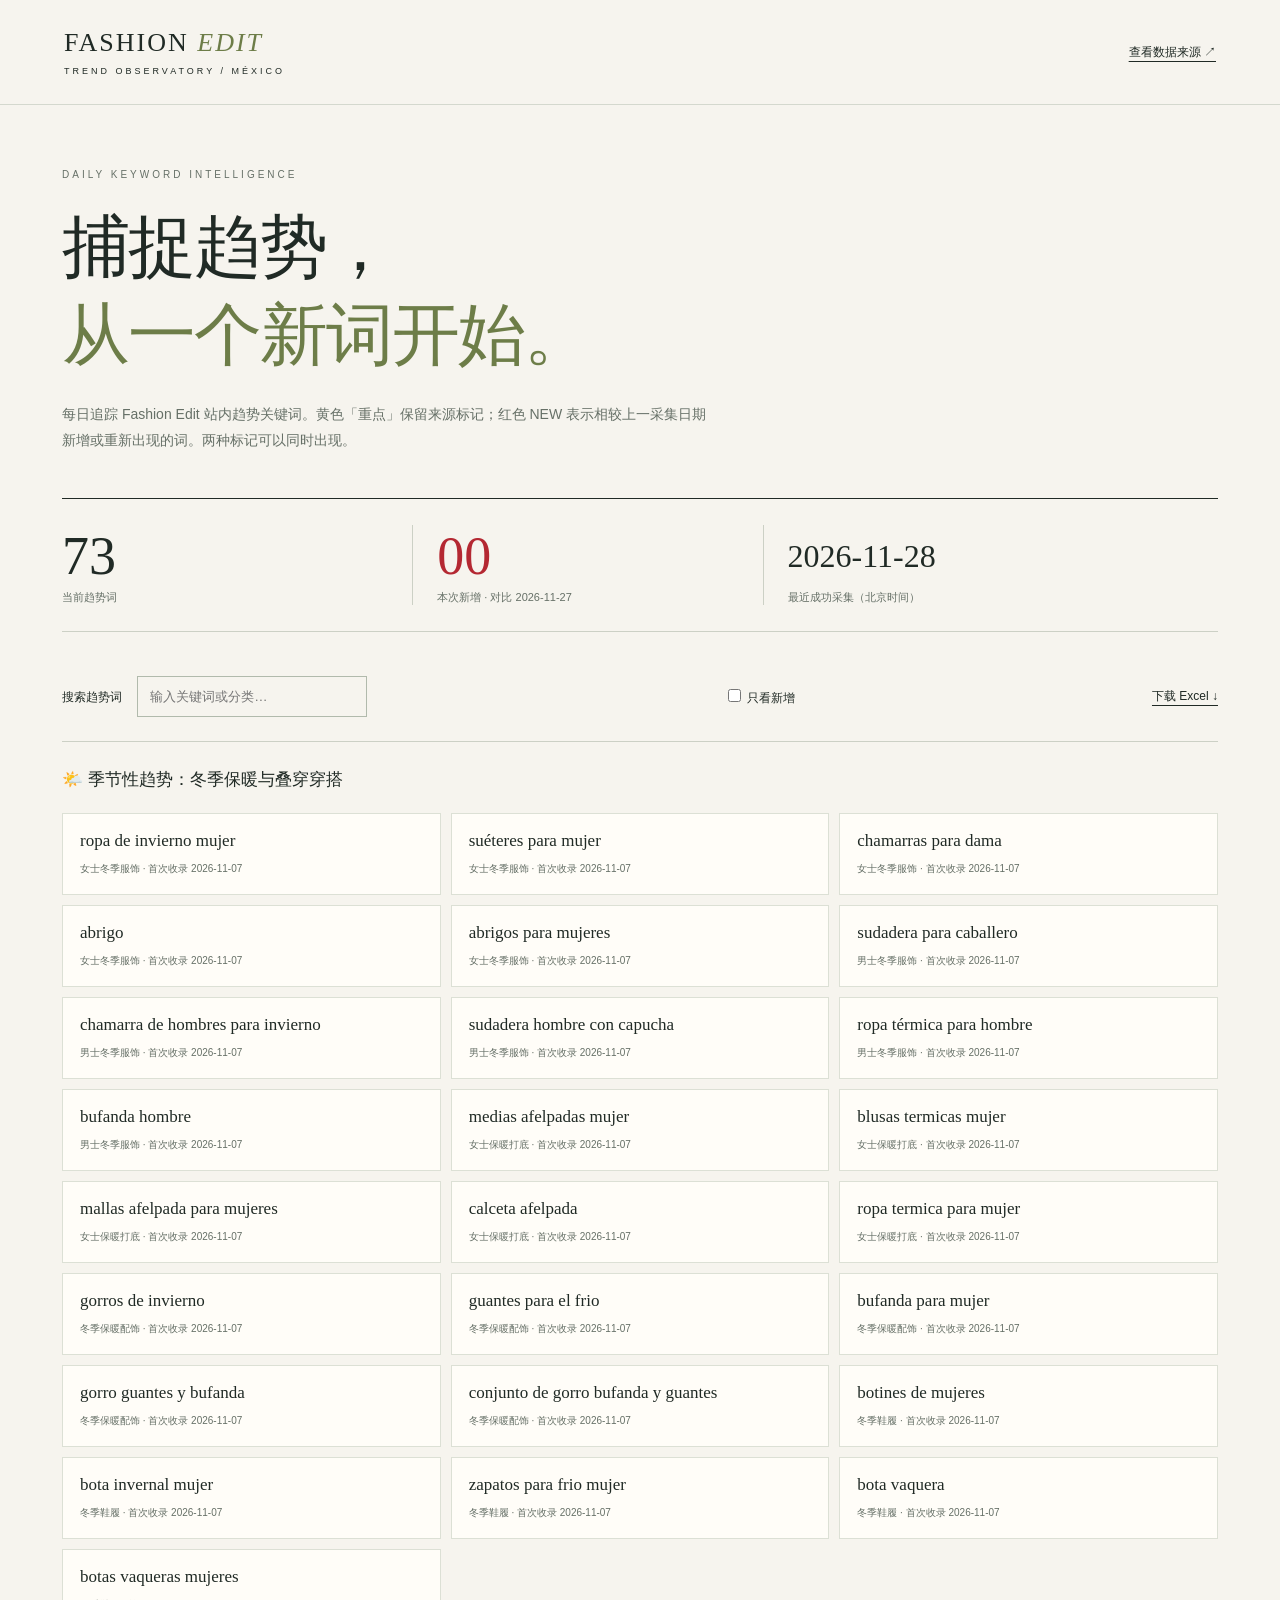
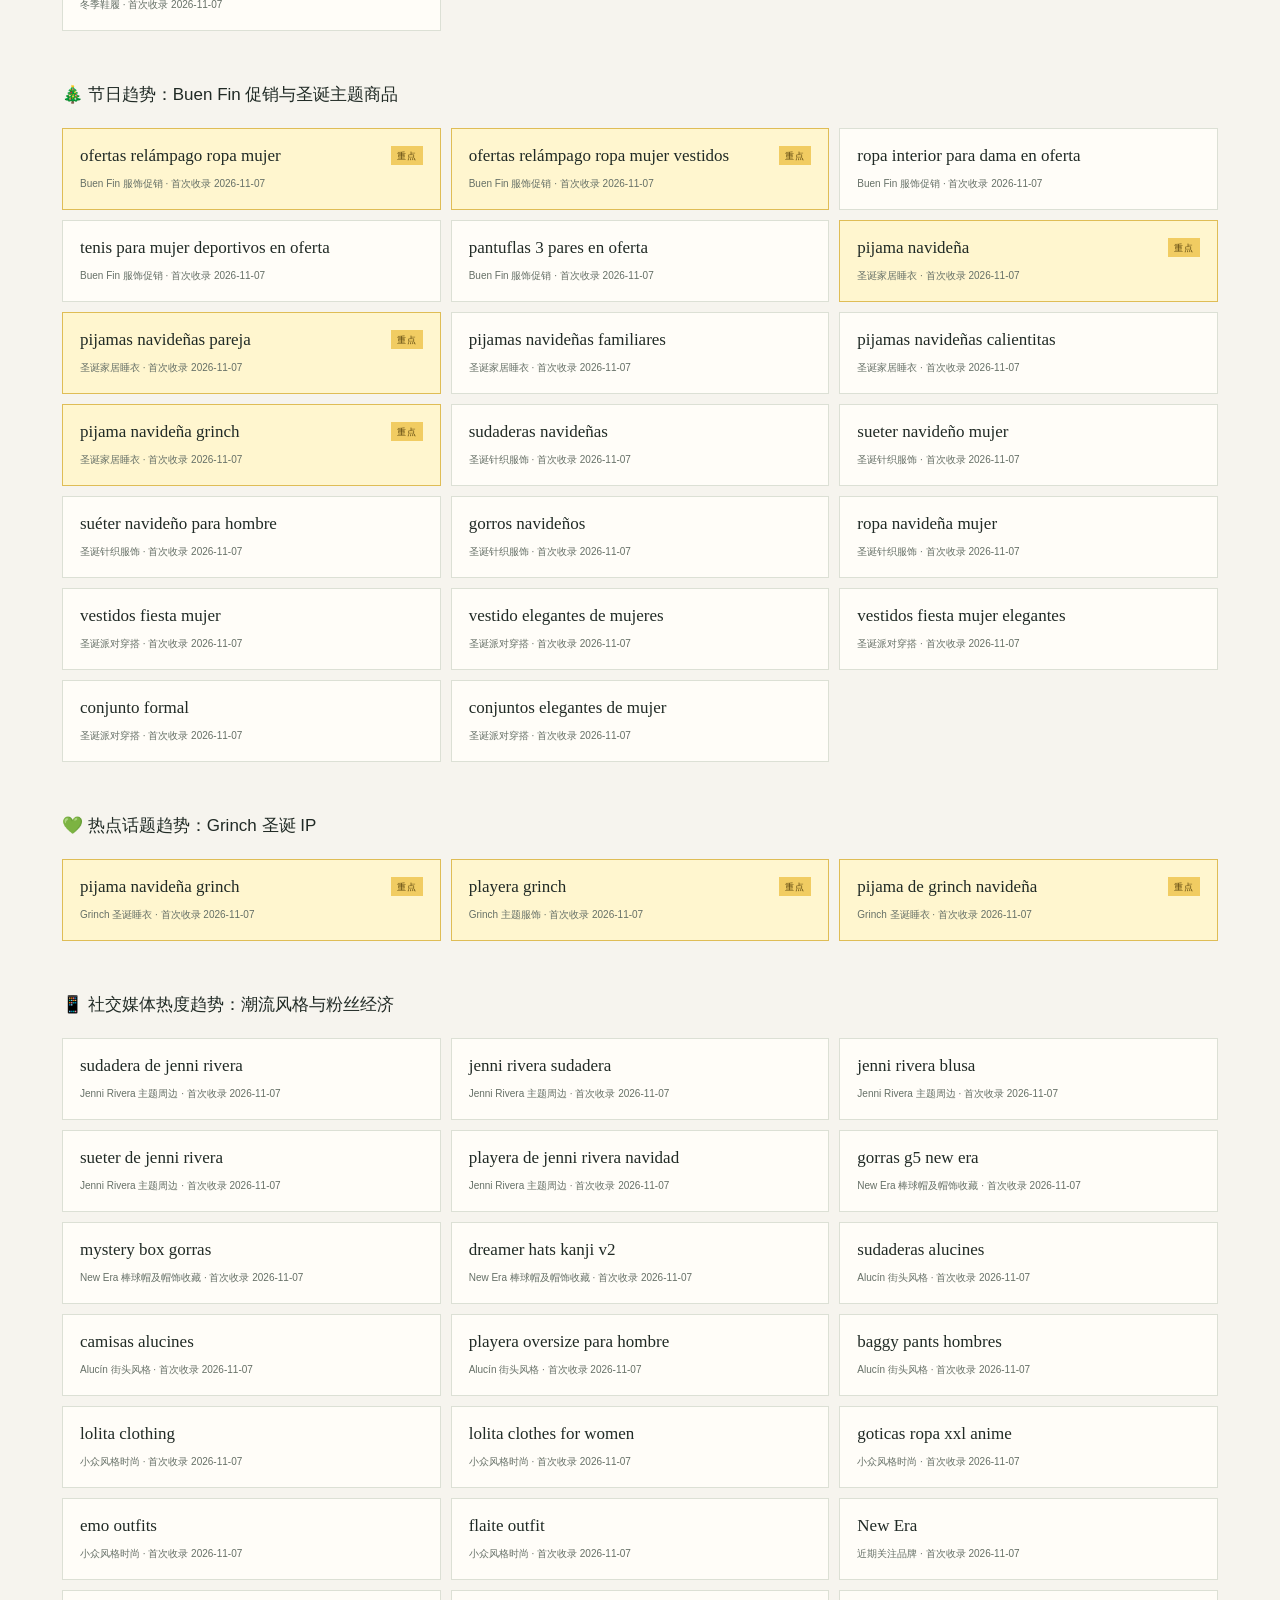
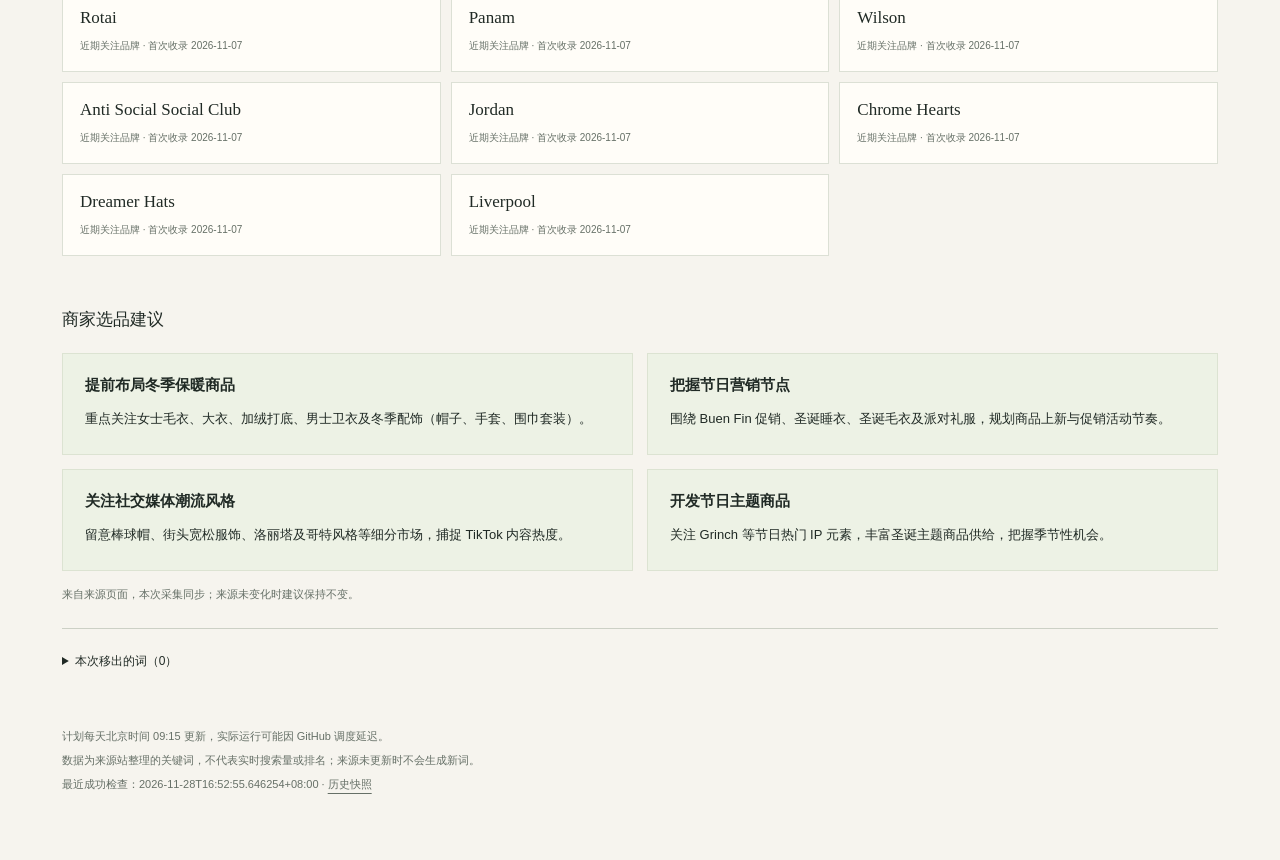
<file: docs/index.html>
<!doctype html><html lang="zh-CN"><meta charset="utf-8"><meta name="viewport" content="width=device-width, initial-scale=1">
<title>Fashion Edit · 趋势词观察</title><link rel="stylesheet" href="style.css">
<header><a href="./">FASHION <i>EDIT</i><small>TREND OBSERVATORY / MÉXICO</small></a><a href="https://fashion-edit-merchant.netlify.app/#trending" target="_blank" rel="noopener">查看数据来源 ↗</a></header>
<main><div class="eyebrow">DAILY KEYWORD INTELLIGENCE</div><h1>捕捉趋势，<br><em>从一个新词开始。</em></h1>
<p class="intro">每日追踪 Fashion Edit 站内趋势关键词。黄色「重点」保留来源标记；红色 NEW 表示相较上一采集日期新增或重新出现的词。两种标记可以同时出现。</p>
<div class="stats"><div><strong>73</strong><span>当前趋势词</span></div><div><strong class="red">00</strong><span>本次新增 · 对比 2026-11-27</span></div><div><strong class="date">2026-11-28</strong><span>最近成功采集（北京时间）</span></div></div>
<div class="controls"><label>搜索趋势词 <input id="search" type="search" placeholder="输入关键词或分类…"></label><label><input id="only-new" type="checkbox"> 只看新增</label><a href="data/trends.xlsx" download>下载 Excel ↓</a></div>
<p id="empty" hidden>没有符合条件的趋势词。</p><section><h2>🌤️ 季节性趋势：冬季保暖与叠穿穿搭</h2><div class="terms"><article class="term"><div><span>ropa de invierno mujer</span></div><small>女士冬季服饰 · 首次收录 2026-11-07</small></article><article class="term"><div><span>suéteres para mujer</span></div><small>女士冬季服饰 · 首次收录 2026-11-07</small></article><article class="term"><div><span>chamarras para dama</span></div><small>女士冬季服饰 · 首次收录 2026-11-07</small></article><article class="term"><div><span>abrigo</span></div><small>女士冬季服饰 · 首次收录 2026-11-07</small></article><article class="term"><div><span>abrigos para mujeres</span></div><small>女士冬季服饰 · 首次收录 2026-11-07</small></article><article class="term"><div><span>sudadera para caballero</span></div><small>男士冬季服饰 · 首次收录 2026-11-07</small></article><article class="term"><div><span>chamarra de hombres para invierno</span></div><small>男士冬季服饰 · 首次收录 2026-11-07</small></article><article class="term"><div><span>sudadera hombre con capucha</span></div><small>男士冬季服饰 · 首次收录 2026-11-07</small></article><article class="term"><div><span>ropa térmica para hombre</span></div><small>男士冬季服饰 · 首次收录 2026-11-07</small></article><article class="term"><div><span>bufanda hombre</span></div><small>男士冬季服饰 · 首次收录 2026-11-07</small></article><article class="term"><div><span>medias afelpadas mujer</span></div><small>女士保暖打底 · 首次收录 2026-11-07</small></article><article class="term"><div><span>blusas termicas mujer</span></div><small>女士保暖打底 · 首次收录 2026-11-07</small></article><article class="term"><div><span>mallas afelpada para mujeres</span></div><small>女士保暖打底 · 首次收录 2026-11-07</small></article><article class="term"><div><span>calceta afelpada</span></div><small>女士保暖打底 · 首次收录 2026-11-07</small></article><article class="term"><div><span>ropa termica para mujer</span></div><small>女士保暖打底 · 首次收录 2026-11-07</small></article><article class="term"><div><span>gorros de invierno</span></div><small>冬季保暖配饰 · 首次收录 2026-11-07</small></article><article class="term"><div><span>guantes para el frio</span></div><small>冬季保暖配饰 · 首次收录 2026-11-07</small></article><article class="term"><div><span>bufanda para mujer</span></div><small>冬季保暖配饰 · 首次收录 2026-11-07</small></article><article class="term"><div><span>gorro guantes y bufanda</span></div><small>冬季保暖配饰 · 首次收录 2026-11-07</small></article><article class="term"><div><span>conjunto de gorro bufanda y guantes</span></div><small>冬季保暖配饰 · 首次收录 2026-11-07</small></article><article class="term"><div><span>botines de mujeres</span></div><small>冬季鞋履 · 首次收录 2026-11-07</small></article><article class="term"><div><span>bota invernal mujer</span></div><small>冬季鞋履 · 首次收录 2026-11-07</small></article><article class="term"><div><span>zapatos para frio mujer</span></div><small>冬季鞋履 · 首次收录 2026-11-07</small></article><article class="term"><div><span>bota vaquera</span></div><small>冬季鞋履 · 首次收录 2026-11-07</small></article><article class="term"><div><span>botas vaqueras mujeres</span></div><small>冬季鞋履 · 首次收录 2026-11-07</small></article></div></section><section><h2>🎄 节日趋势：Buen Fin 促销与圣诞主题商品</h2><div class="terms"><article class="term hot"><div><span>ofertas relámpago ropa mujer</span><b class="hot-badge">重点</b></div><small>Buen Fin 服饰促销 · 首次收录 2026-11-07</small></article><article class="term hot"><div><span>ofertas relámpago ropa mujer vestidos</span><b class="hot-badge">重点</b></div><small>Buen Fin 服饰促销 · 首次收录 2026-11-07</small></article><article class="term"><div><span>ropa interior para dama en oferta</span></div><small>Buen Fin 服饰促销 · 首次收录 2026-11-07</small></article><article class="term"><div><span>tenis para mujer deportivos en oferta</span></div><small>Buen Fin 服饰促销 · 首次收录 2026-11-07</small></article><article class="term"><div><span>pantuflas 3 pares en oferta</span></div><small>Buen Fin 服饰促销 · 首次收录 2026-11-07</small></article><article class="term hot"><div><span>pijama navideña</span><b class="hot-badge">重点</b></div><small>圣诞家居睡衣 · 首次收录 2026-11-07</small></article><article class="term hot"><div><span>pijamas navideñas pareja</span><b class="hot-badge">重点</b></div><small>圣诞家居睡衣 · 首次收录 2026-11-07</small></article><article class="term"><div><span>pijamas navideñas familiares</span></div><small>圣诞家居睡衣 · 首次收录 2026-11-07</small></article><article class="term"><div><span>pijamas navideñas calientitas</span></div><small>圣诞家居睡衣 · 首次收录 2026-11-07</small></article><article class="term hot"><div><span>pijama navideña grinch</span><b class="hot-badge">重点</b></div><small>圣诞家居睡衣 · 首次收录 2026-11-07</small></article><article class="term"><div><span>sudaderas navideñas</span></div><small>圣诞针织服饰 · 首次收录 2026-11-07</small></article><article class="term"><div><span>sueter navideño mujer</span></div><small>圣诞针织服饰 · 首次收录 2026-11-07</small></article><article class="term"><div><span>suéter navideño para hombre</span></div><small>圣诞针织服饰 · 首次收录 2026-11-07</small></article><article class="term"><div><span>gorros navideños</span></div><small>圣诞针织服饰 · 首次收录 2026-11-07</small></article><article class="term"><div><span>ropa navideña mujer</span></div><small>圣诞针织服饰 · 首次收录 2026-11-07</small></article><article class="term"><div><span>vestidos fiesta mujer</span></div><small>圣诞派对穿搭 · 首次收录 2026-11-07</small></article><article class="term"><div><span>vestido elegantes de mujeres</span></div><small>圣诞派对穿搭 · 首次收录 2026-11-07</small></article><article class="term"><div><span>vestidos fiesta mujer elegantes</span></div><small>圣诞派对穿搭 · 首次收录 2026-11-07</small></article><article class="term"><div><span>conjunto formal</span></div><small>圣诞派对穿搭 · 首次收录 2026-11-07</small></article><article class="term"><div><span>conjuntos elegantes de mujer</span></div><small>圣诞派对穿搭 · 首次收录 2026-11-07</small></article></div></section><section><h2>💚 热点话题趋势：Grinch 圣诞 IP</h2><div class="terms"><article class="term hot"><div><span>pijama navideña grinch</span><b class="hot-badge">重点</b></div><small>Grinch 圣诞睡衣 · 首次收录 2026-11-07</small></article><article class="term hot"><div><span>playera grinch</span><b class="hot-badge">重点</b></div><small>Grinch 主题服饰 · 首次收录 2026-11-07</small></article><article class="term hot"><div><span>pijama de grinch navideña</span><b class="hot-badge">重点</b></div><small>Grinch 圣诞睡衣 · 首次收录 2026-11-07</small></article></div></section><section><h2>📱 社交媒体热度趋势：潮流风格与粉丝经济</h2><div class="terms"><article class="term"><div><span>sudadera de jenni rivera</span></div><small>Jenni Rivera 主题周边 · 首次收录 2026-11-07</small></article><article class="term"><div><span>jenni rivera sudadera</span></div><small>Jenni Rivera 主题周边 · 首次收录 2026-11-07</small></article><article class="term"><div><span>jenni rivera blusa</span></div><small>Jenni Rivera 主题周边 · 首次收录 2026-11-07</small></article><article class="term"><div><span>sueter de jenni rivera</span></div><small>Jenni Rivera 主题周边 · 首次收录 2026-11-07</small></article><article class="term"><div><span>playera de jenni rivera navidad</span></div><small>Jenni Rivera 主题周边 · 首次收录 2026-11-07</small></article><article class="term"><div><span>gorras g5 new era</span></div><small>New Era 棒球帽及帽饰收藏 · 首次收录 2026-11-07</small></article><article class="term"><div><span>mystery box gorras</span></div><small>New Era 棒球帽及帽饰收藏 · 首次收录 2026-11-07</small></article><article class="term"><div><span>dreamer hats kanji v2</span></div><small>New Era 棒球帽及帽饰收藏 · 首次收录 2026-11-07</small></article><article class="term"><div><span>sudaderas alucines</span></div><small>Alucín 街头风格 · 首次收录 2026-11-07</small></article><article class="term"><div><span>camisas alucines</span></div><small>Alucín 街头风格 · 首次收录 2026-11-07</small></article><article class="term"><div><span>playera oversize para hombre</span></div><small>Alucín 街头风格 · 首次收录 2026-11-07</small></article><article class="term"><div><span>baggy pants hombres</span></div><small>Alucín 街头风格 · 首次收录 2026-11-07</small></article><article class="term"><div><span>lolita clothing</span></div><small>小众风格时尚 · 首次收录 2026-11-07</small></article><article class="term"><div><span>lolita clothes for women</span></div><small>小众风格时尚 · 首次收录 2026-11-07</small></article><article class="term"><div><span>goticas ropa xxl anime</span></div><small>小众风格时尚 · 首次收录 2026-11-07</small></article><article class="term"><div><span>emo outfits</span></div><small>小众风格时尚 · 首次收录 2026-11-07</small></article><article class="term"><div><span>flaite outfit</span></div><small>小众风格时尚 · 首次收录 2026-11-07</small></article><article class="term"><div><span>New Era</span></div><small>近期关注品牌 · 首次收录 2026-11-07</small></article><article class="term"><div><span>Rotai</span></div><small>近期关注品牌 · 首次收录 2026-11-07</small></article><article class="term"><div><span>Panam</span></div><small>近期关注品牌 · 首次收录 2026-11-07</small></article><article class="term"><div><span>Wilson</span></div><small>近期关注品牌 · 首次收录 2026-11-07</small></article><article class="term"><div><span>Anti Social Social Club</span></div><small>近期关注品牌 · 首次收录 2026-11-07</small></article><article class="term"><div><span>Jordan</span></div><small>近期关注品牌 · 首次收录 2026-11-07</small></article><article class="term"><div><span>Chrome Hearts</span></div><small>近期关注品牌 · 首次收录 2026-11-07</small></article><article class="term"><div><span>Dreamer Hats</span></div><small>近期关注品牌 · 首次收录 2026-11-07</small></article><article class="term"><div><span>Liverpool</span></div><small>近期关注品牌 · 首次收录 2026-11-07</small></article></div></section>
<section class="advice"><h2>商家选品建议</h2><div class="suggestions"><article class="suggestion"><h3>提前布局冬季保暖商品</h3><p>重点关注女士毛衣、大衣、加绒打底、男士卫衣及冬季配饰（帽子、手套、围巾套装）。</p></article><article class="suggestion"><h3>把握节日营销节点</h3><p>围绕 Buen Fin 促销、圣诞睡衣、圣诞毛衣及派对礼服，规划商品上新与促销活动节奏。</p></article><article class="suggestion"><h3>关注社交媒体潮流风格</h3><p>留意棒球帽、街头宽松服饰、洛丽塔及哥特风格等细分市场，捕捉 TikTok 内容热度。</p></article><article class="suggestion"><h3>开发节日主题商品</h3><p>关注 Grinch 等节日热门 IP 元素，丰富圣诞主题商品供给，把握季节性机会。</p></article></div><small>来自来源页面，本次采集同步；来源未变化时建议保持不变。</small></section>
<details><summary>本次移出的词（0）</summary><p>暂无</p></details>
<footer>计划每天北京时间 09:15 更新，实际运行可能因 GitHub 调度延迟。<br>数据为来源站整理的关键词，不代表实时搜索量或排名；来源未更新时不会生成新词。<br>最近成功检查：2026-11-28T16:52:55.646254+08:00 · <a href="data/history.json">历史快照</a></footer></main>
<script>
const search=document.querySelector('#search'),only=document.querySelector('#only-new');
function filter(){let total=0;document.querySelectorAll('section:not(.advice)').forEach(section=>{let visible=0;section.querySelectorAll('.term').forEach(term=>{term.hidden=!(term.textContent.toLocaleLowerCase().includes(search.value.toLocaleLowerCase())&&(!only.checked||term.classList.contains('new')));if(!term.hidden)visible++;});section.hidden=!visible;total+=visible;});document.querySelector('#empty').hidden=total>0;}
search.addEventListener('input',filter);only.addEventListener('change',filter);
</script></html>
</file>
<file: docs/style.css>
:root{--paper:#f6f4ee;--ink:#202a25;--muted:#667067;--red:#b42832}*{box-sizing:border-box}body{margin:0;background:var(--paper);color:var(--ink);font-family:'Microsoft YaHei','PingFang SC',sans-serif}header{padding:28px 5%;border-bottom:1px solid #d4d8ce;display:flex;justify-content:space-between;align-items:center;gap:24px}a{color:inherit;text-underline-offset:5px}header a:first-child{text-decoration:none;font:26px Georgia,serif;letter-spacing:2px}header i{color:#6d7d48}header small{display:block;font:9px sans-serif;letter-spacing:3px;margin-top:8px}header>a:last-child{font-size:12px}main{max-width:1220px;margin:auto;padding:64px 32px}.eyebrow{letter-spacing:3px;font-size:10px;color:var(--muted)}h1{font-size:clamp(36px,5.5vw,68px);line-height:1.3;font-weight:500;letter-spacing:-2px;margin:22px 0}h1 em{font-style:normal;color:#6d7d48}.intro{max-width:650px;font-size:14px;line-height:1.9;color:var(--muted)}.stats{display:grid;grid-template-columns:1fr 1fr 1.3fr;margin:44px 0;border-top:1px solid var(--ink);border-bottom:1px solid #ccd0c5;padding:26px 0}.stats>div{padding-left:24px;border-left:1px solid #ccd0c5}.stats>div:first-child{padding-left:0;border:0}strong{display:block;font:54px Georgia,serif}.date{font-size:32px;line-height:1.95}.stats span{font-size:11px;color:var(--muted)}.red{color:var(--red)}.controls{display:flex;align-items:center;justify-content:space-between;gap:20px;font-size:12px;padding-bottom:24px;border-bottom:1px solid #ccd0c5}.controls input[type=search]{background:transparent;border:1px solid #b1baac;padding:12px;margin-left:12px;min-width:230px;color:var(--ink)}input:focus-visible,a:focus-visible{outline:2px solid #6d7d48;outline-offset:4px}section{padding:26px 0}h2{font-size:17px;font-weight:500;margin:0 0 22px}.terms{display:grid;grid-template-columns:repeat(3,1fr);gap:10px}.term{background:#fffdf8;border:1px solid #dce0d5;padding:17px;min-width:0}.term>div{display:flex;justify-content:space-between;gap:10px;font:17px Georgia,serif;overflow-wrap:anywhere}.term small{display:block;font-size:10px;color:var(--muted);margin-top:10px;line-height:1.6}.term.new{border-color:#deb7b8;background:#fff1ed}.term.new>div{color:var(--red)}.term b{font:9px sans-serif;letter-spacing:1px;padding:4px 6px;background:var(--red);color:white;height:19px}details{border-top:1px solid #ccd0c5;padding:24px 0;font-size:12px}details p{line-height:1.8}footer{padding-top:30px;color:var(--muted);font-size:11px;line-height:2.2}[hidden]{display:none!important}@media(max-width:760px){main{padding:40px 20px}.terms{grid-template-columns:repeat(2,1fr)}.stats{grid-template-columns:1fr 1fr;gap:24px}.stats>div:last-child{grid-column:1/-1;border:0;padding:0}.controls{flex-wrap:wrap}.controls label:first-child{width:100%}.controls input[type=search]{min-width:0;width:65%}}@media(max-width:450px){.terms{grid-template-columns:1fr}header{padding:20px}header a:first-child{font-size:21px}h1{letter-spacing:-1px}.stats>div{padding-left:15px}strong{font-size:44px}}

/* Source emphasis stays distinct from the daily NEW marker. */
.term.hot{background:#fff6cf;border-color:#dfbd56}.term b.hot-badge{background:#f1cc62;color:#59430c}.term.hot.new{background:#fff6cf;border-color:#b42832}.term.hot.new>div>span{color:#b42832}.suggestions{display:grid;grid-template-columns:repeat(2,1fr);gap:14px}.suggestion{background:#edf2e5;padding:22px;border:1px solid #dce3d2}.suggestion h3{font-size:15px;margin:0 0 12px}.suggestion p{font-size:13px;line-height:1.9;margin:0}.advice>small{display:block;color:var(--muted);margin-top:16px;font-size:11px}@media(max-width:760px){.suggestions{grid-template-columns:1fr}.controls{flex-wrap:wrap}}
</file>
